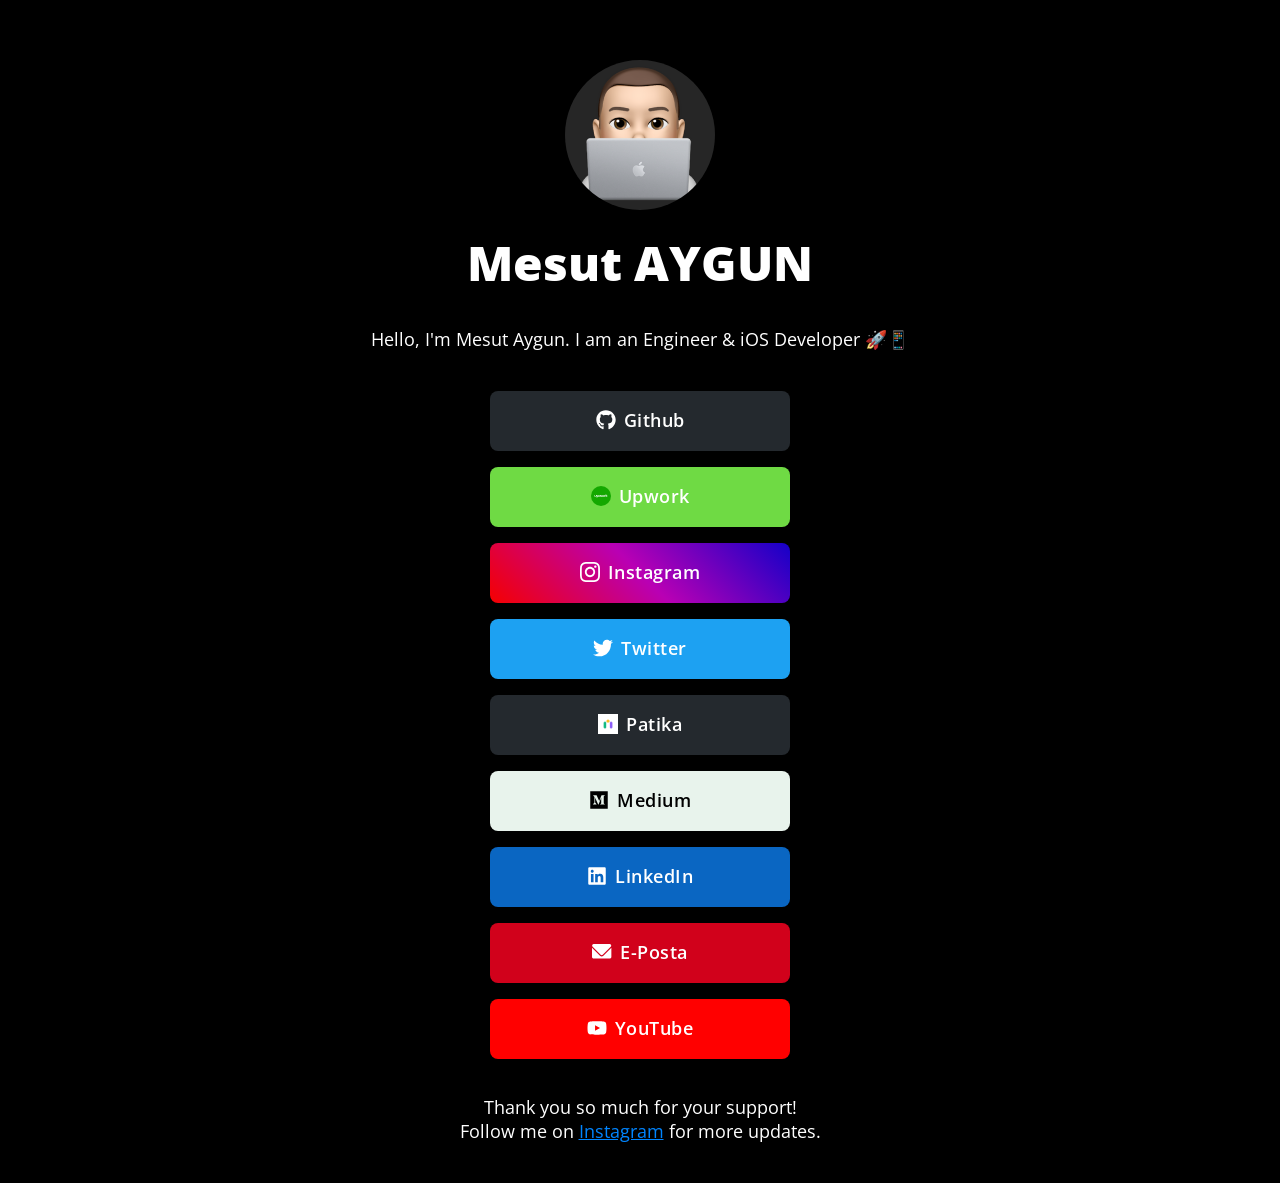
<file: index.html>
<!DOCTYPE html>
<html lang="en">
<head>
  <!-- Page Information -->
  <meta charset="utf-8">
  <title>Mesut Aygun | iOS Developer</title>
  <meta name="description" content="Mesut Aygun's professional portfolio and social links.">
  <meta name="author" content="Mesut Aygun">

  <!-- Mobile Specific Metas -->
  <meta name="viewport" content="width=device-width, initial-scale=1">

  <!-- Font and Icons -->
  <link href="https://fonts.googleapis.com/css?family=Open+Sans:400,600,800&display=swap" rel="stylesheet">
  <link rel="stylesheet" href="https://cdnjs.cloudflare.com/ajax/libs/font-awesome/5.15.2/css/all.min.css"/>

  <!-- CSS -->
  <link rel="stylesheet" href="css/normalize.css">
  <link rel="stylesheet" href="css/skeleton-dark.css">
  <link rel="stylesheet" href="css/brands.css">

  <!-- Favicon -->
  <link rel="icon" type="image/png" href="images/avatar.png">
</head>
<body>

  <div class="container">
    <div class="row">
      <div class="column" style="margin-top: 10%; text-align: center;">
        
        <!-- Profile Image -->
        <img src="images/avatar.png" srcset="images/avatar.png" alt="Mesut Aygun" style="border-radius: 50%; width: 150px; height: 150px;">

        <!-- Name and Bio -->
        <h1>Mesut AYGUN</h1>
        <p>Hello, I'm Mesut Aygun. I am an Engineer & iOS Developer 🚀📱</p>

        <!-- Social and Professional Links -->
        <div style="margin: 20px 0;">
          <a class="button button-github" href="https://github.com/mesutAygun1881"><img class="icon" src="icons/github.svg" alt="Github">Github</a>
          <a class="button button-upwork" href="https://www.upwork.com/freelancers/~015c8c0f48f3f2dd68"><img class="icon" src="icons/upwork-2.svg" alt="Upwork">Upwork</a>
          <a class="button button-instagram" href="https://www.instagram.com/appcoder.35/"><img class="icon" src="icons/instagram.svg" alt="Instagram">Instagram</a>
          <a class="button button-twitter" href="https://twitter.com/messo88374717"><img class="icon" src="icons/twitter.svg" alt="Twitter">Twitter</a>
          <a class="button button-patika" href="https://app.patika.dev/aygunmesut"><img class="icon" src="icons/patika.png" alt="Patika">Patika</a>
          <a class="button button-medium" href="https://mesutaygun35.medium.com"><img class="icon" src="icons/medium.svg" alt="Medium">Medium</a>
          <a class="button button-linkedin" href="https://www.linkedin.com/in/mesut-aygün/"><img class="icon" src="icons/linkedin.svg" alt="LinkedIn">LinkedIn</a>
          <a class="button button-email" href="mailto:aygunmesut35@gmail.com"><img class="icon" src="icons/envelope.svg" alt="Email">E-Posta</a>
          <a class="button button-youtube" href="https://www.youtube.com/channel/UCW9G4k-u_-JXGbjD6NIKSng"><img class="icon" src="icons/youtube.svg" alt="YouTube">YouTube</a>
        </div>

        <!-- Thank You Note -->
        <p>Thank you so much for your support!<br>Follow me on <a href="https://www.instagram.com/swiftturk/">Instagram</a> for more updates.</p>
      </div>
    </div>
  </div>

</body>
</html>
</file>
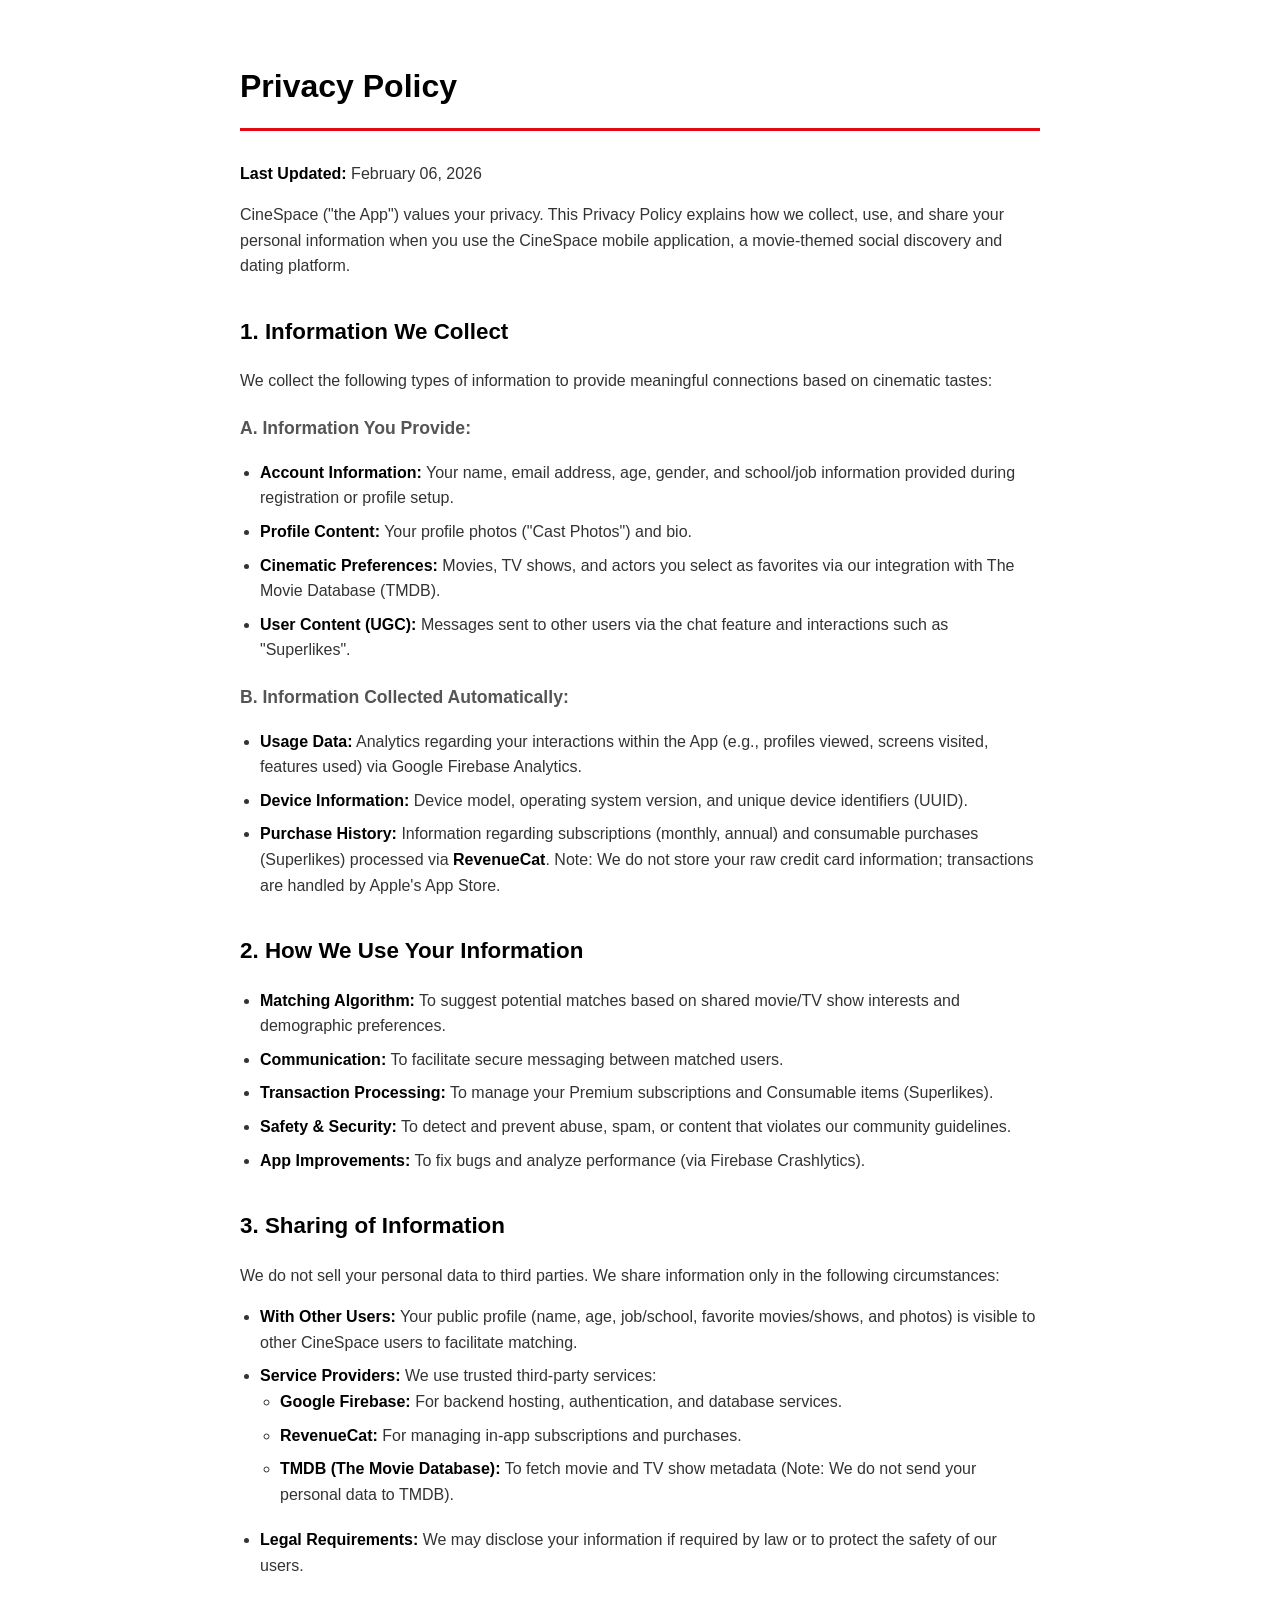
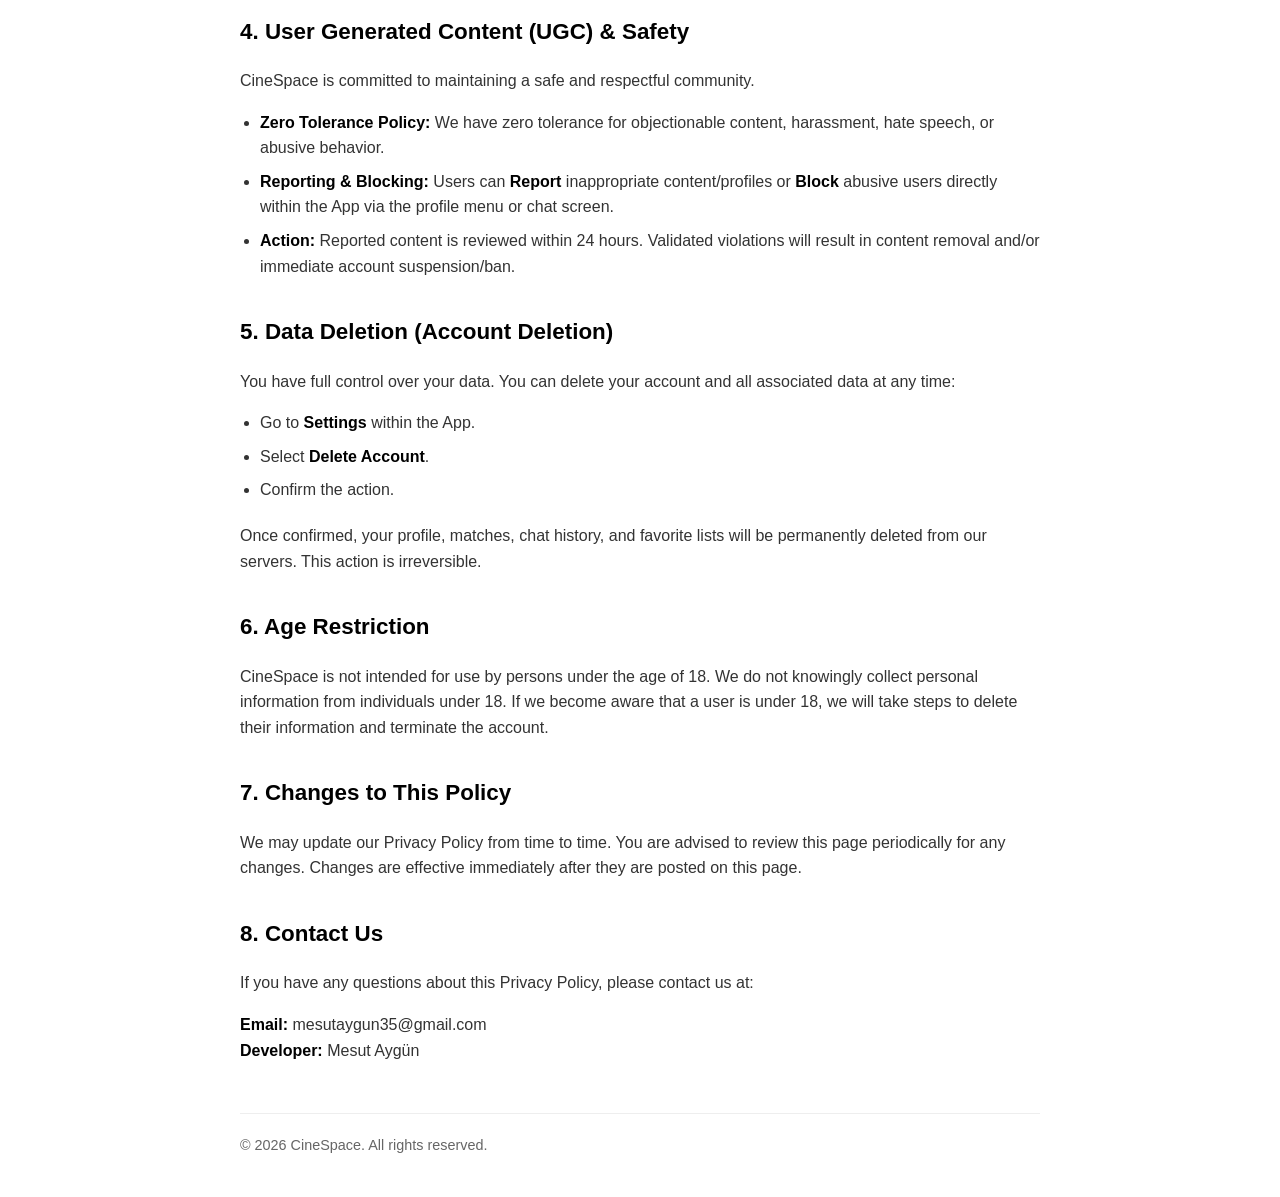
<file: cineSpacePrivacyPolicy.html>
<!DOCTYPE html>
<html lang="en">
<head>
    <meta charset="UTF-8">
    <meta name="viewport" content="width=device-width, initial-scale=1.0">
    <title>CineSpace - Privacy Policy</title>
    <style>
        :root {
            --primary-color: #E50914; /* Netflix kırmızısı gibi sinematik bir ton */
            --bg-color: #ffffff;
            --text-color: #333333;
            --header-color: #000000;
        }
        
        body { 
            font-family: -apple-system, BlinkMacSystemFont, 'Segoe UI', Roboto, Helvetica, Arial, sans-serif; 
            line-height: 1.6; 
            color: var(--text-color); 
            max-width: 800px; 
            margin: 0 auto; 
            padding: 40px 20px; 
        }

        h1 { 
            color: var(--header-color); 
            border-bottom: 3px solid var(--primary-color); 
            padding-bottom: 15px; 
            margin-bottom: 30px;
        }

        h2 { 
            color: var(--header-color); 
            margin-top: 35px; 
            font-size: 1.4em;
        }

        h3 { 
            color: #555; 
            margin-top: 20px;
            font-size: 1.1em;
        }

        ul { 
            margin-bottom: 20px; 
            padding-left: 20px;
        }

        li { 
            margin-bottom: 8px; 
        }

        strong { 
            color: var(--header-color); 
            font-weight: 600;
        }

        p { 
            margin-bottom: 15px; 
        }
        
        a {
            color: var(--primary-color);
            text-decoration: none;
        }
        
        a:hover {
            text-decoration: underline;
        }

        .footer {
            margin-top: 50px;
            padding-top: 20px;
            border-top: 1px solid #eee;
            font-size: 0.9em;
            color: #666;
        }
    </style>
</head>
<body>

    <h1>Privacy Policy</h1>
    <p><strong>Last Updated:</strong> February 06, 2026</p>

    <p>CineSpace ("the App") values your privacy. This Privacy Policy explains how we collect, use, and share your personal information when you use the CineSpace mobile application, a movie-themed social discovery and dating platform.</p>

    <h2>1. Information We Collect</h2>
    <p>We collect the following types of information to provide meaningful connections based on cinematic tastes:</p>
    
    <h3>A. Information You Provide:</h3>
    <ul>
        <li><strong>Account Information:</strong> Your name, email address, age, gender, and school/job information provided during registration or profile setup.</li>
        <li><strong>Profile Content:</strong> Your profile photos ("Cast Photos") and bio.</li>
        <li><strong>Cinematic Preferences:</strong> Movies, TV shows, and actors you select as favorites via our integration with The Movie Database (TMDB).</li>
        <li><strong>User Content (UGC):</strong> Messages sent to other users via the chat feature and interactions such as "Superlikes".</li>
    </ul>

    <h3>B. Information Collected Automatically:</h3>
    <ul>
        <li><strong>Usage Data:</strong> Analytics regarding your interactions within the App (e.g., profiles viewed, screens visited, features used) via Google Firebase Analytics.</li>
        <li><strong>Device Information:</strong> Device model, operating system version, and unique device identifiers (UUID).</li>
        <li><strong>Purchase History:</strong> Information regarding subscriptions (monthly, annual) and consumable purchases (Superlikes) processed via <strong>RevenueCat</strong>. Note: We do not store your raw credit card information; transactions are handled by Apple's App Store.</li>
    </ul>

    <h2>2. How We Use Your Information</h2>
    <ul>
        <li><strong>Matching Algorithm:</strong> To suggest potential matches based on shared movie/TV show interests and demographic preferences.</li>
        <li><strong>Communication:</strong> To facilitate secure messaging between matched users.</li>
        <li><strong>Transaction Processing:</strong> To manage your Premium subscriptions and Consumable items (Superlikes).</li>
        <li><strong>Safety & Security:</strong> To detect and prevent abuse, spam, or content that violates our community guidelines.</li>
        <li><strong>App Improvements:</strong> To fix bugs and analyze performance (via Firebase Crashlytics).</li>
    </ul>

    <h2>3. Sharing of Information</h2>
    <p>We do not sell your personal data to third parties. We share information only in the following circumstances:</p>
    <ul>
        <li><strong>With Other Users:</strong> Your public profile (name, age, job/school, favorite movies/shows, and photos) is visible to other CineSpace users to facilitate matching.</li>
        <li><strong>Service Providers:</strong> We use trusted third-party services:
            <ul>
                <li><strong>Google Firebase:</strong> For backend hosting, authentication, and database services.</li>
                <li><strong>RevenueCat:</strong> For managing in-app subscriptions and purchases.</li>
                <li><strong>TMDB (The Movie Database):</strong> To fetch movie and TV show metadata (Note: We do not send your personal data to TMDB).</li>
            </ul>
        </li>
        <li><strong>Legal Requirements:</strong> We may disclose your information if required by law or to protect the safety of our users.</li>
    </ul>

    <h2>4. User Generated Content (UGC) & Safety</h2>
    <p>CineSpace is committed to maintaining a safe and respectful community.</p>
    <ul>
        <li><strong>Zero Tolerance Policy:</strong> We have zero tolerance for objectionable content, harassment, hate speech, or abusive behavior.</li>
        <li><strong>Reporting & Blocking:</strong> Users can <strong>Report</strong> inappropriate content/profiles or <strong>Block</strong> abusive users directly within the App via the profile menu or chat screen.</li>
        <li><strong>Action:</strong> Reported content is reviewed within 24 hours. Validated violations will result in content removal and/or immediate account suspension/ban.</li>
    </ul>

    <h2>5. Data Deletion (Account Deletion)</h2>
    <p>You have full control over your data. You can delete your account and all associated data at any time:</p>
    <ul>
        <li>Go to <strong>Settings</strong> within the App.</li>
        <li>Select <strong>Delete Account</strong>.</li>
        <li>Confirm the action.</li>
    </ul>
    <p>Once confirmed, your profile, matches, chat history, and favorite lists will be permanently deleted from our servers. This action is irreversible.</p>

    <h2>6. Age Restriction</h2>
    <p>CineSpace is not intended for use by persons under the age of 18. We do not knowingly collect personal information from individuals under 18. If we become aware that a user is under 18, we will take steps to delete their information and terminate the account.</p>

    <h2>7. Changes to This Policy</h2>
    <p>We may update our Privacy Policy from time to time. You are advised to review this page periodically for any changes. Changes are effective immediately after they are posted on this page.</p>

    <h2>8. Contact Us</h2>
    <p>If you have any questions about this Privacy Policy, please contact us at:</p>
    <p><strong>Email:</strong> mesutaygun35@gmail.com<br>
    <strong>Developer:</strong> Mesut Aygün</p>

    <div class="footer">
        &copy; 2026 CineSpace. All rights reserved.
    </div>

</body>
</html>
</file>
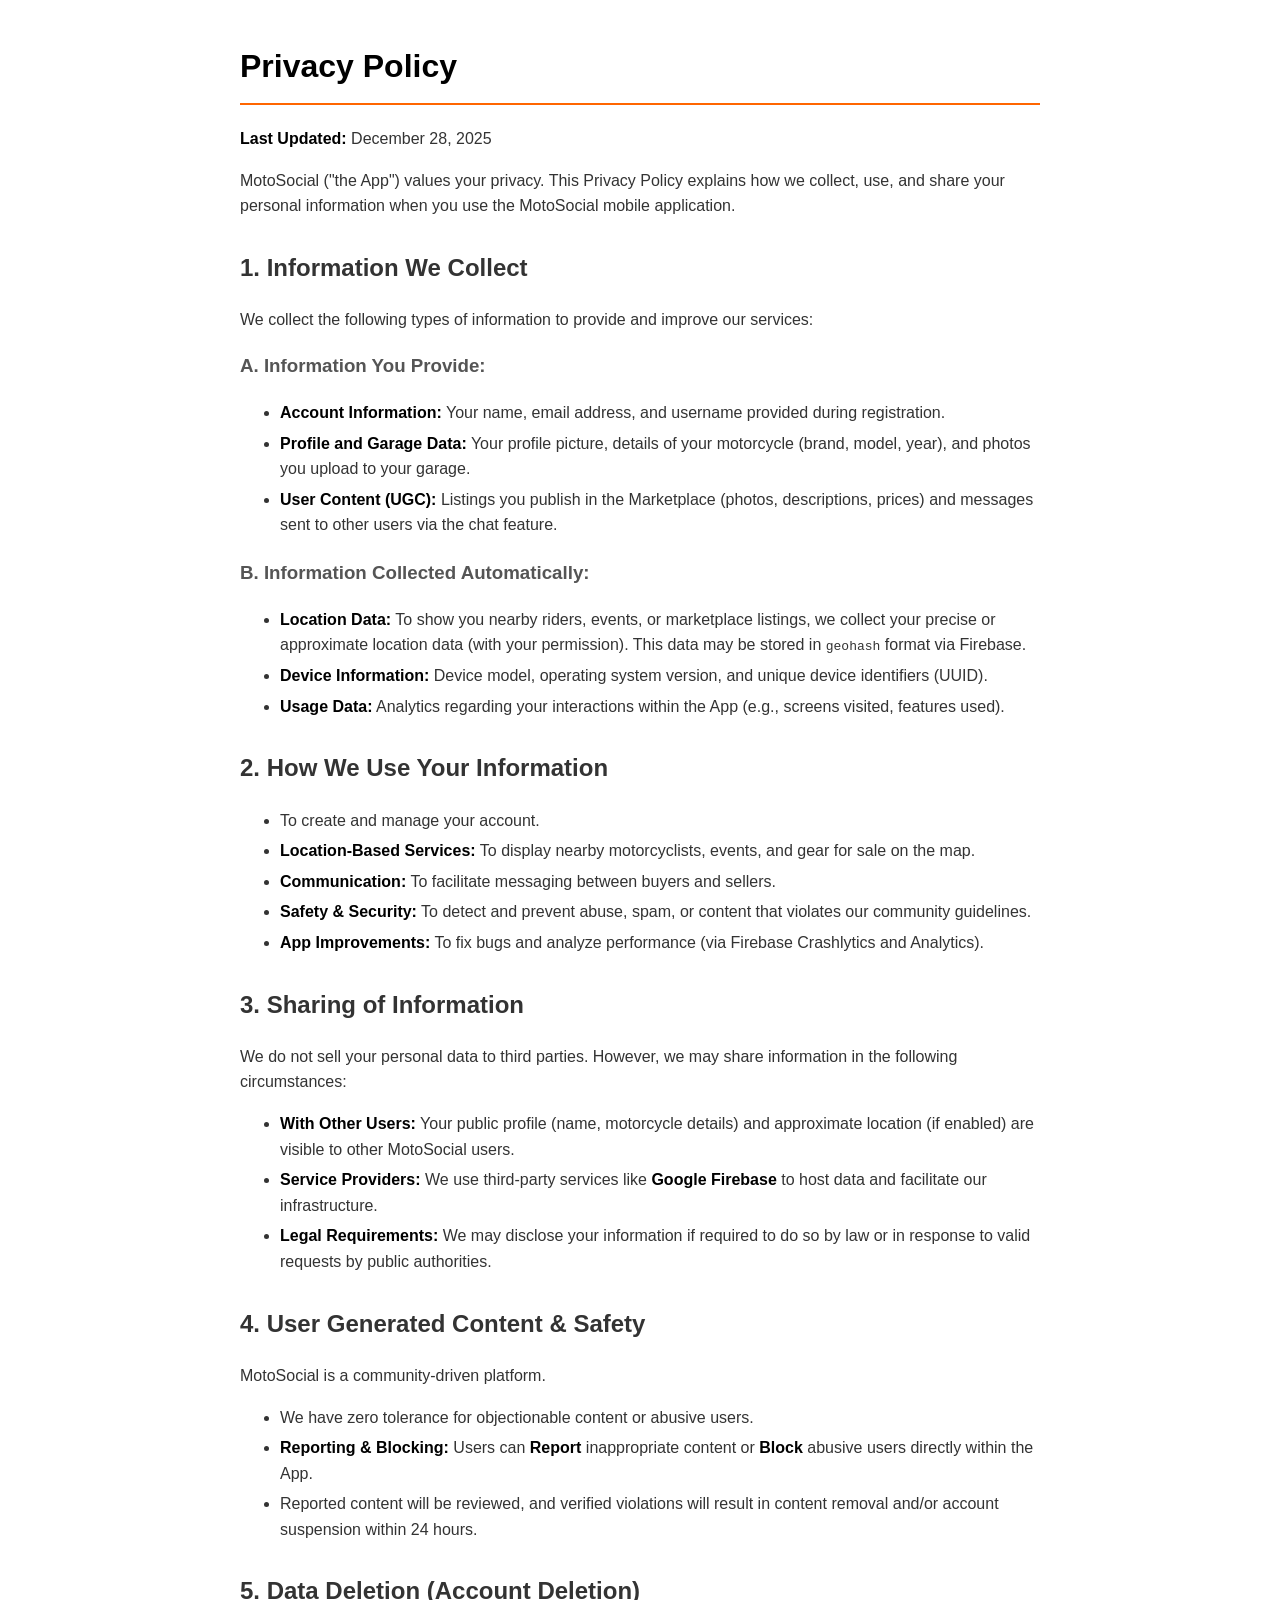
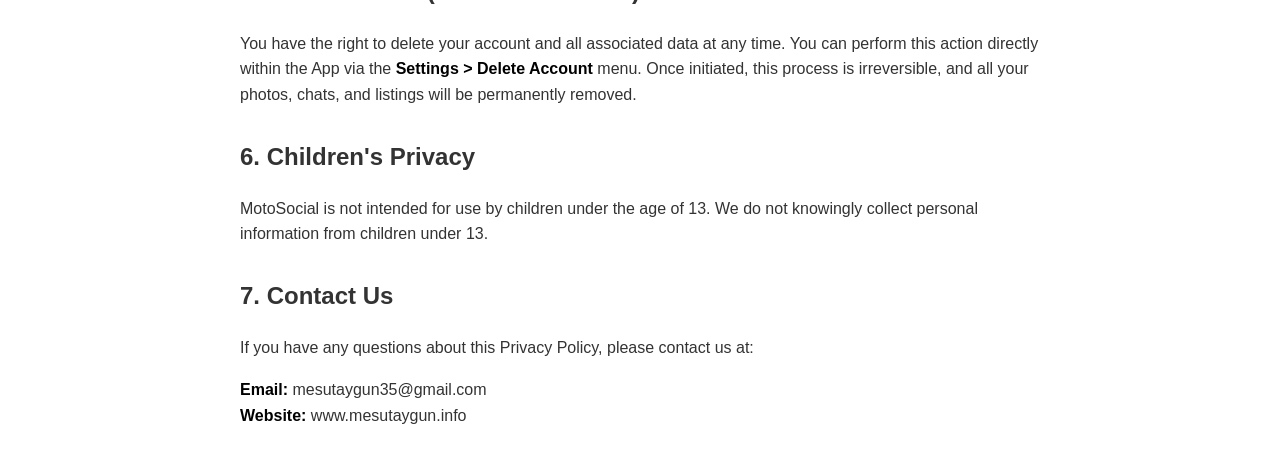
<file: privacy.html>
<!DOCTYPE html>
<html lang="en">
<head>
    <meta charset="UTF-8">
    <meta name="viewport" content="width=device-width, initial-scale=1.0">
    <title>MotoSocial - Privacy Policy</title>
    <style>
        body { font-family: -apple-system, BlinkMacSystemFont, 'Segoe UI', Roboto, Helvetica, Arial, sans-serif; line-height: 1.6; color: #333; max-width: 800px; margin: 0 auto; padding: 20px; }
        h1 { color: #000; border-bottom: 2px solid #ff6600; padding-bottom: 10px; } /* Senin turuncu rengin */
        h2 { color: #333; margin-top: 30px; }
        h3 { color: #555; }
        ul { margin-bottom: 20px; }
        li { margin-bottom: 5px; }
        strong { color: #000; }
        p { margin-bottom: 15px; }
    </style>
</head>
<body>

    <h1>Privacy Policy</h1>
    <p><strong>Last Updated:</strong> December 28, 2025</p>

    <p>MotoSocial ("the App") values your privacy. This Privacy Policy explains how we collect, use, and share your personal information when you use the MotoSocial mobile application.</p>

    <h2>1. Information We Collect</h2>
    <p>We collect the following types of information to provide and improve our services:</p>
    
    <h3>A. Information You Provide:</h3>
    <ul>
        <li><strong>Account Information:</strong> Your name, email address, and username provided during registration.</li>
        <li><strong>Profile and Garage Data:</strong> Your profile picture, details of your motorcycle (brand, model, year), and photos you upload to your garage.</li>
        <li><strong>User Content (UGC):</strong> Listings you publish in the Marketplace (photos, descriptions, prices) and messages sent to other users via the chat feature.</li>
    </ul>

    <h3>B. Information Collected Automatically:</h3>
    <ul>
        <li><strong>Location Data:</strong> To show you nearby riders, events, or marketplace listings, we collect your precise or approximate location data (with your permission). This data may be stored in <code>geohash</code> format via Firebase.</li>
        <li><strong>Device Information:</strong> Device model, operating system version, and unique device identifiers (UUID).</li>
        <li><strong>Usage Data:</strong> Analytics regarding your interactions within the App (e.g., screens visited, features used).</li>
    </ul>

    <h2>2. How We Use Your Information</h2>
    <ul>
        <li>To create and manage your account.</li>
        <li><strong>Location-Based Services:</strong> To display nearby motorcyclists, events, and gear for sale on the map.</li>
        <li><strong>Communication:</strong> To facilitate messaging between buyers and sellers.</li>
        <li><strong>Safety & Security:</strong> To detect and prevent abuse, spam, or content that violates our community guidelines.</li>
        <li><strong>App Improvements:</strong> To fix bugs and analyze performance (via Firebase Crashlytics and Analytics).</li>
    </ul>

    <h2>3. Sharing of Information</h2>
    <p>We do not sell your personal data to third parties. However, we may share information in the following circumstances:</p>
    <ul>
        <li><strong>With Other Users:</strong> Your public profile (name, motorcycle details) and approximate location (if enabled) are visible to other MotoSocial users.</li>
        <li><strong>Service Providers:</strong> We use third-party services like <strong>Google Firebase</strong> to host data and facilitate our infrastructure.</li>
        <li><strong>Legal Requirements:</strong> We may disclose your information if required to do so by law or in response to valid requests by public authorities.</li>
    </ul>

    <h2>4. User Generated Content & Safety</h2>
    <p>MotoSocial is a community-driven platform.</p>
    <ul>
        <li>We have zero tolerance for objectionable content or abusive users.</li>
        <li><strong>Reporting & Blocking:</strong> Users can <strong>Report</strong> inappropriate content or <strong>Block</strong> abusive users directly within the App.</li>
        <li>Reported content will be reviewed, and verified violations will result in content removal and/or account suspension within 24 hours.</li>
    </ul>

    <h2>5. Data Deletion (Account Deletion)</h2>
    <p>You have the right to delete your account and all associated data at any time. You can perform this action directly within the App via the <strong>Settings > Delete Account</strong> menu. Once initiated, this process is irreversible, and all your photos, chats, and listings will be permanently removed.</p>

    <h2>6. Children's Privacy</h2>
    <p>MotoSocial is not intended for use by children under the age of 13. We do not knowingly collect personal information from children under 13.</p>

    <h2>7. Contact Us</h2>
    <p>If you have any questions about this Privacy Policy, please contact us at:</p>
    <p><strong>Email:</strong> mesutaygun35@gmail.com <br>
    <strong>Website:</strong> www.mesutaygun.info</p>

</body>
</html>
</file>
<file: css/skeleton-dark.css>
/* Grid
–––––––––––––––––––––––––––––––––––––––––––––––––– */
.container {
  position: relative;
  width: 100%;
  max-width: 600px;
  text-align: center;
  margin: 0 auto;
  padding: 0 20px;
  box-sizing: border-box; }
.column {
  position: center;
  width: 100%;
  float: center;
  box-sizing: border-box; 
}



/* For devices larger than 400px */
@media (min-width: 400px) {
  .container {
    width: 85%;
    padding: 0; }
}

/* For devices larger than 550px */
@media (min-width: 550px) {
  .container {
    width: 80%; }
  .column,
  .columns {
    margin-left: 0; }
  .column:first-child,
  .columns:first-child {
    margin-left: 0; }

}


/* Base Styles
–––––––––––––––––––––––––––––––––––––––––––––––––– */
/* NOTE
html is set to 62.5% so that all the REM measurements throughout Skeleton
are based on 10px sizing. So basically 1.5rem = 15px :) */

html {
  font-size: 100%; }
body {

  /* if gradient required */
  background-image: radial-gradient(black, black, black);

   /* background-image: url('background.jpg'); */

  /* fix background color required */
  

  /* background-color: #181833; */
  
 
  
  font-size: 18px;
  line-height: 24px;
  font-weight: 400;
  font-family: "Open Sans", "HelveticaNeue", "Helvetica Neue", Helvetica, Arial, sans-serif;
  color: #FFFFFF;
}


/* Typography
–––––––––––––––––––––––––––––––––––––––––––––––––– */
h1 {
  margin-top: 0;
  margin-bottom: 16px;
  font-weight: 800; }
h1 { font-size:24px; line-height: 64px; letter-spacing: 0;}


/* Larger than phablet */
@media (min-width: 550px) {
  h1 { font-size: 48px; line-height: 96px;}
}

p {
  margin-top: 0; }


/* Links
–––––––––––––––––––––––––––––––––––––––––––––––––– */
a {
  color: #0085FF; }
a:hover {
  color: #0085FF; }


/* Code
–––––––––––––––––––––––––––––––––––––––––––––––––– */
code {
  padding: .2rem .5rem;
  margin: 0 .2rem;
  font-size: 90%;
  color: #000000;
  white-space: nowrap;
  background: #F1F1F1;
  border: 1px solid #E1E1E1;
  border-radius: 4px; }
pre > code {
  display: block;
  padding: 1rem 1.5rem;
  white-space: pre; }

/* Spacing
–––––––––––––––––––––––––––––––––––––––––––––––––– */
button,
.button {
  margin-bottom: 1rem; }
input,
textarea,
select,
fieldset {
  margin-bottom: 1.5rem; }
pre,
blockquote,
dl,
figure,
p,
ol {
  margin-bottom: 2.5rem; }


/* Utilities
–––––––––––––––––––––––––––––––––––––––––––––––––– */
.u-full-width {
  width: 100%;
  box-sizing: border-box; }
.u-max-full-width {
  max-width: 100%;
  box-sizing: border-box; }
.u-pull-right {
  float: right; }
.u-pull-left {
  float: left; }


/* Misc
–––––––––––––––––––––––––––––––––––––––––––––––––– */
hr {
  margin-top: 3rem;
  margin-bottom: 3.5rem;
  border-width: 0;
  border-top: 1px solid #E1E1E1; }
</file>
<file: css/brands.css>
/* Buttons –––––––––––––––––––––––––––––––––––––––––––––––––– */

.button,
button {
  display: inline-block;
  text-decoration: none;
  height: 60px;
  padding: 0 16px;
  text-align: center;
  vertical-align: middle;
  font-size: 18px;
  width: 300px;
  font-weight: 600;
  line-height: 58px;
  letter-spacing: 0.5px;
  white-space: nowrap;
  background-color: transparent;
  border-radius: 8px;
  cursor: pointer;
  box-sizing: border-box;
}
button:hover,
.button:focus {
  color: #333;
  border-color: #888;
  outline: 0;
}
.button.button-primary {
  color: #FFF;
  filter: brightness(90%);
}
.button.button-primary:hover,
.button.button-primary:focus {
  color: #FFF;
  filter: brightness(90%);
}

/* Brand Icons –––––––––––––––––––––––––––––––––––––––––––––––––– */

.icon {
  padding: 0px 8px 3.5px 0px;
  vertical-align: middle;
  width: 20px;
  height: 20px;
}

.icon2 {
  padding: 8px 8px 8px 8px;
  vertical-align: middle;
  width: 35px;
  height: 35px;
}

.icon2:hover {
  border: 1px solid #FFFFFF;
}

/* Brand Styles –––––––––––––––––––––––––––––––––––––––––––––––––– */

/* Upwork */
.button.button-upwork {
  color: #FFFFFF;
  background-color: #6FDA44;
}
.button.button-upwork:hover {
  border-radius: 10px;
  border: 2px solid #FFFFFF;
}
.button.button-upwork:focus {
  filter: brightness(90%);
}

/* Discord */
.button.button-discord {
  color: #FFFFFF;
  background-color: #7289DA;
}
.button.button-discord:hover {
  border-radius: 10px;
  border: 2px solid #FFFFFF;
}
.button.button-discord:focus {
  filter: brightness(90%);
}

/* Facebook */
.button.button-facebook {
  color: #FFFFFF;
  background-color: #1877f2;
}
.button.button-facebook:hover {
  border-radius: 10px;
  border: 2px solid #FFFFFF;
}
.button.button-facebook:focus {
  filter: brightness(90%);
}

/* Figma */
.button.button-figma {
  color: #FFFFFF;
  background-color: #131313;
}
.button.button-figma:hover {
  border-radius: 10px;
  border: 2px solid #FFFFFF;
}
.button.button-figma:focus {
  filter: brightness(90%);
}

/* Github */
.button.button-github {
  color: #FFFFFF;
  background-color: #24292e;
}
.button.button-github:hover {
  border-radius: 10px;
  border: 2px solid #FFFFFF;
}
.button.button-github:focus {
  filter: brightness(90%);
}

/* Patika */
.button.button-patika {
  color: #FFFFFF;
  background-color: #24292e;
}
.button.button-patika:hover {
  border-radius: 10px;
  border: 2px solid #FFFFFF;
}
.button.button-patika:focus {
  filter: brightness(90%);
}

/* Instagram */
.button.button-instagram {
  color: #FFFFFF;
  background-image: linear-gradient(-135deg, #1400c8, #b900b4, #f50000);
}
.button.button-instagram:hover {
  border-radius: 10px;
  border: 2px solid #FFFFFF;
}
.button.button-instagram:focus {
  filter: brightness(90%);
}

/* LinkedIn */
.button.button-linkedin {
  color: #FFFFFF;
  background-color: #0A66C2;
}
.button.button-linkedin:hover {
  border-radius: 10px;
  border: 2px solid #FFFFFF;
}
.button.button-linkedin:focus {
  filter: brightness(90%);
}

/* Medium */
.button.button-medium {
  color: #000000;
  background-color: #E8F3EC;
}
.button.button-medium:hover {
  border-radius: 10px;
  border: 2px solid #FFFFFF;
}
.button.button-medium:focus {
  filter: brightness(90%);
}

/* Twitter */
.button.button-twitter {
  color: #FFFFFF;
  background-color: #1DA1F2;
}
.button.button-twitter:hover {
  border-radius: 10px;
  border: 2px solid #FFFFFF;
}
.button.button-twitter:focus {
  filter: brightness(90%);
}

/* YouTube */
.button.button-youtube {
  color: #FFFFFF;
  background-color: #FF0000;
}
.button.button-youtube:hover {
  border-radius: 10px;
  border: 2px solid #FFFFFF;
}
.button.button-youtube:focus {
  filter: brightness(90%);
}

/* Email */
.button.button-email {
  color: #FFFFFF;
  background-color: #D1011B;
}
.button.button-email:hover {
  border-radius: 10px;
  border: 2px solid #FFFFFF;
}
.button.button-email:focus {
  filter: brightness(90%);
}
</file>
